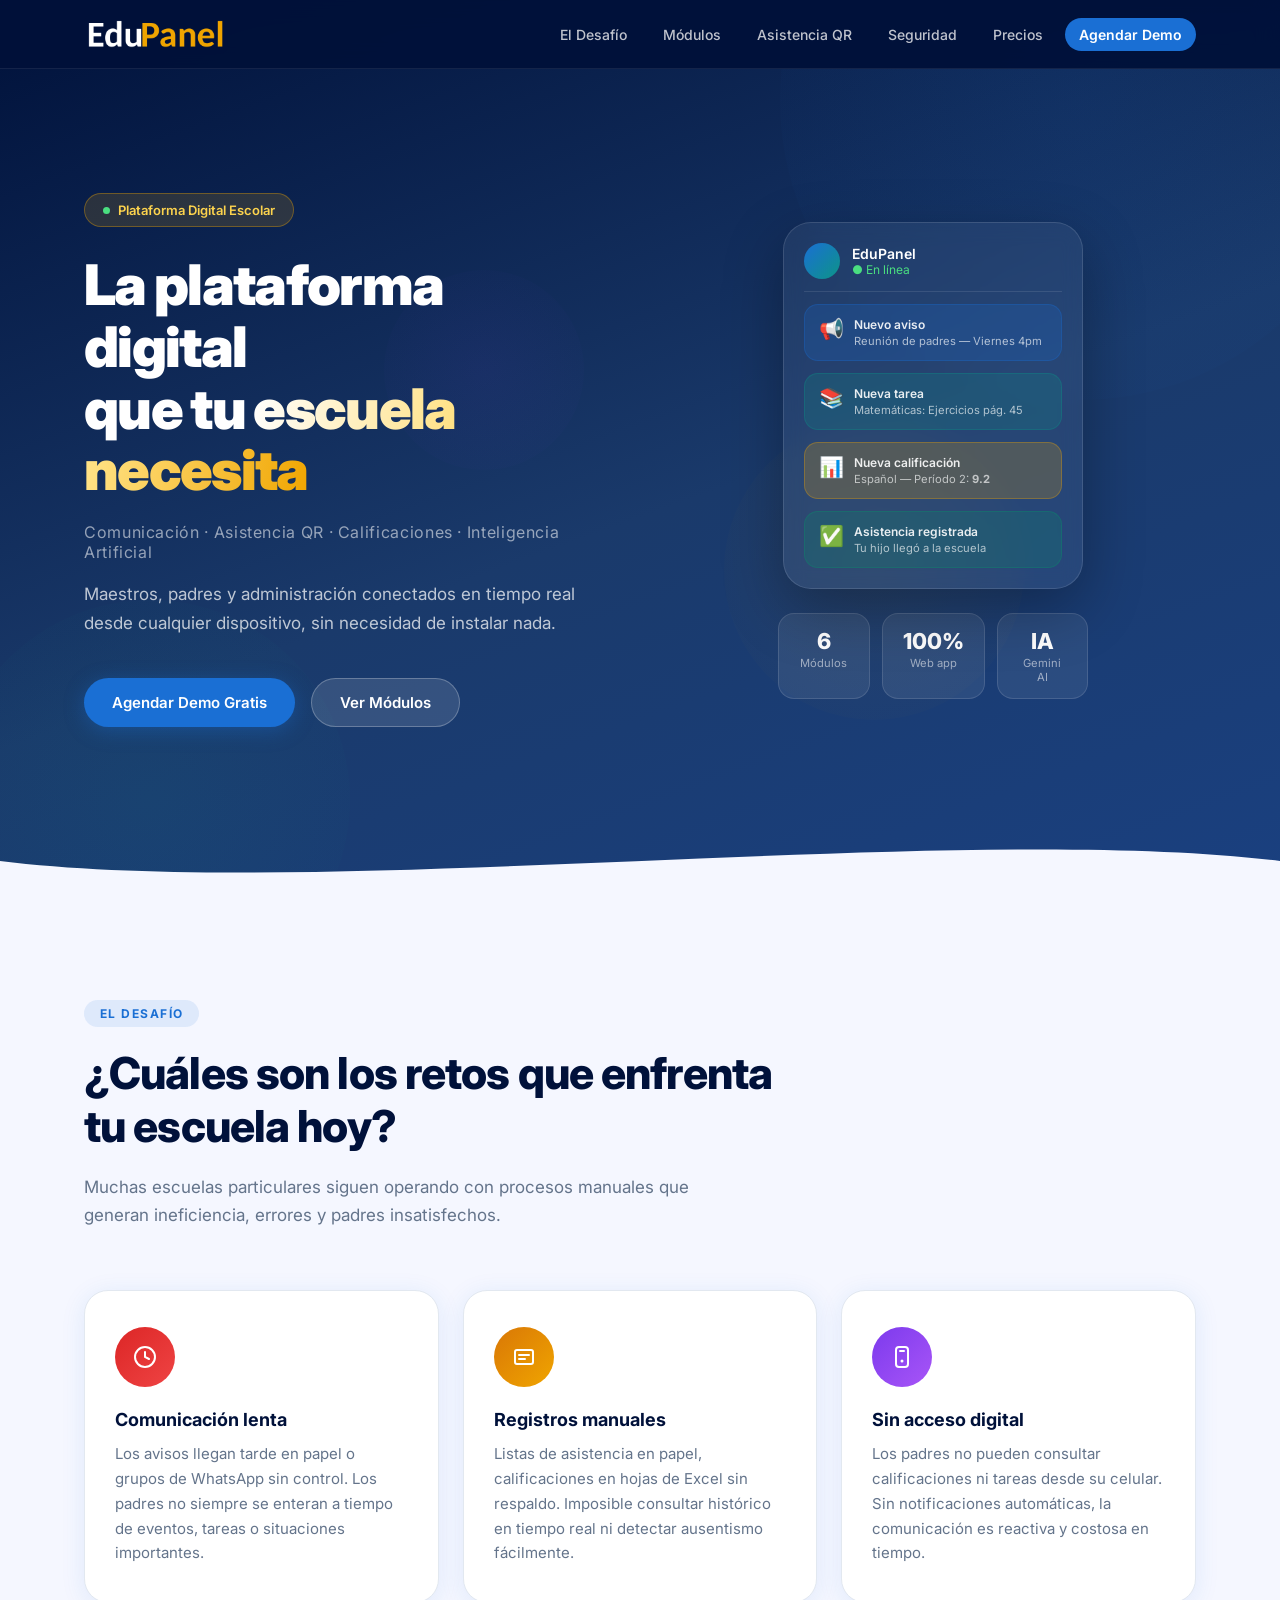
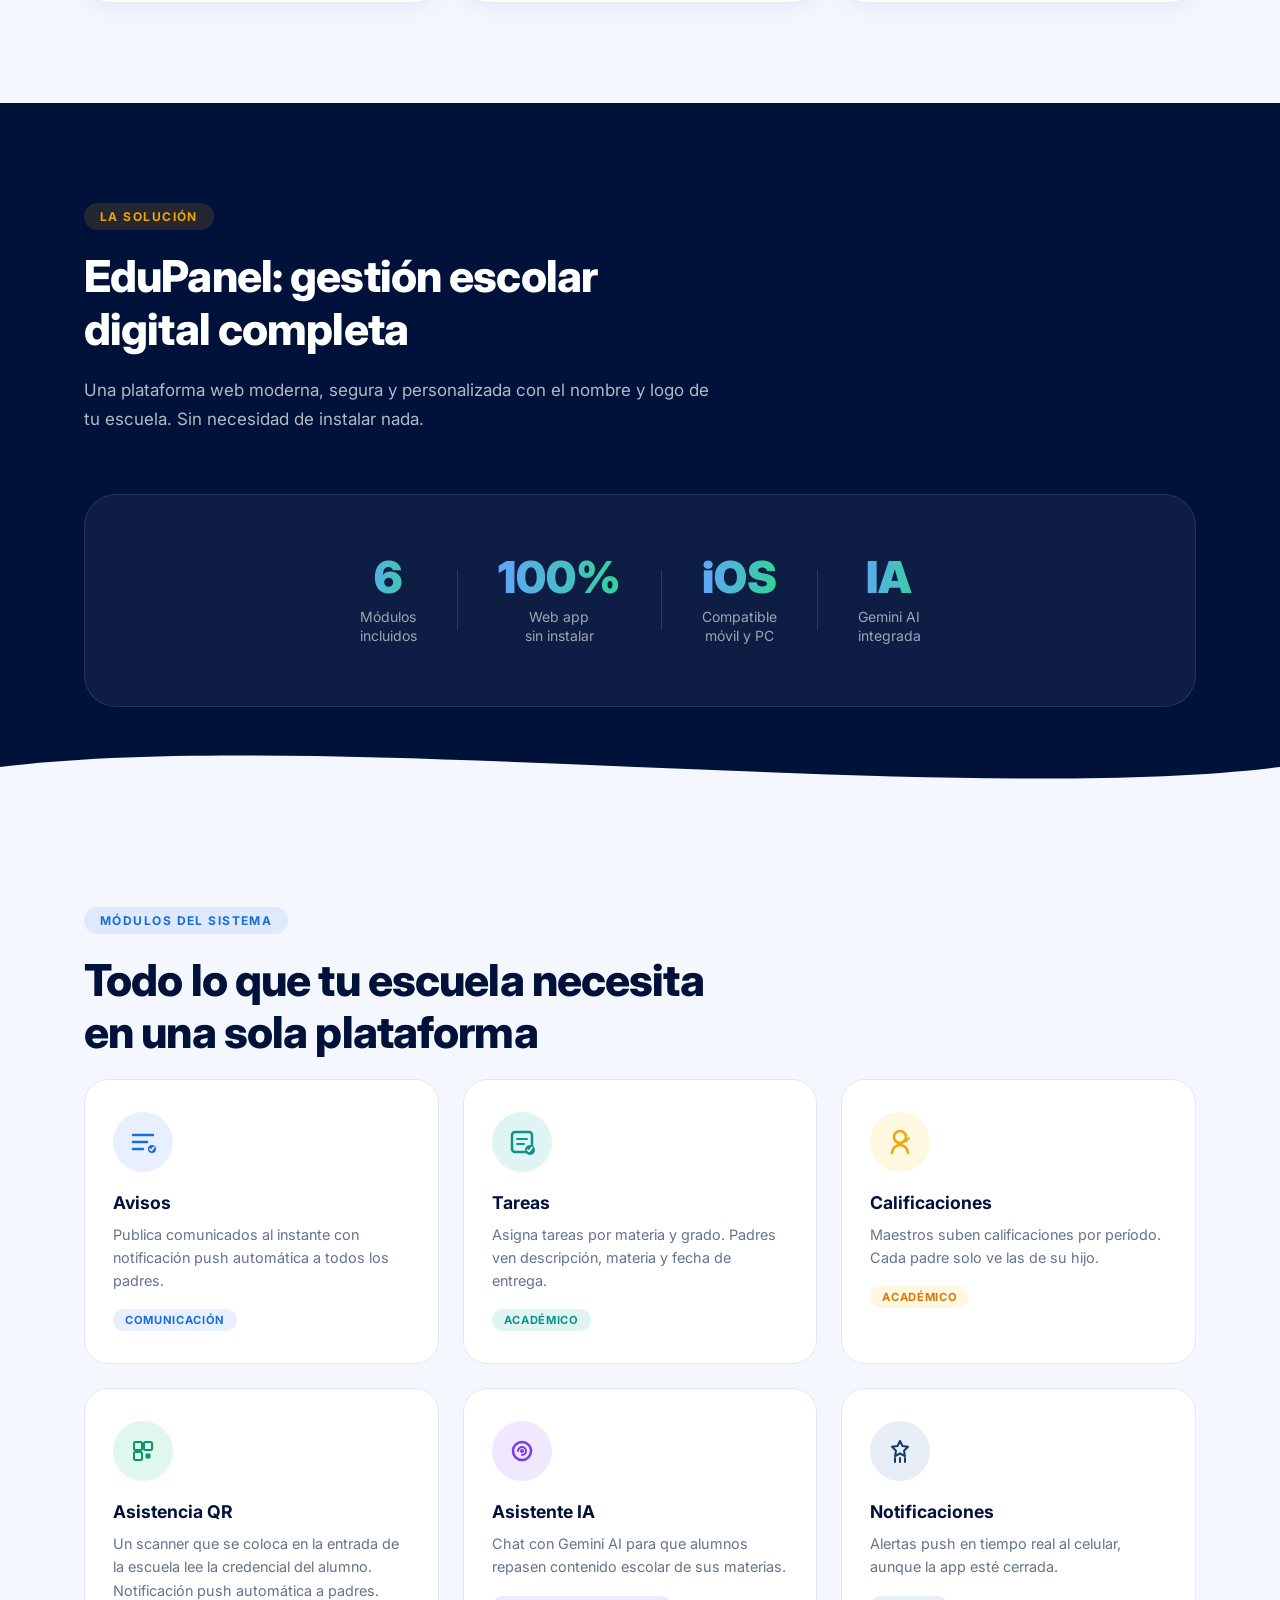
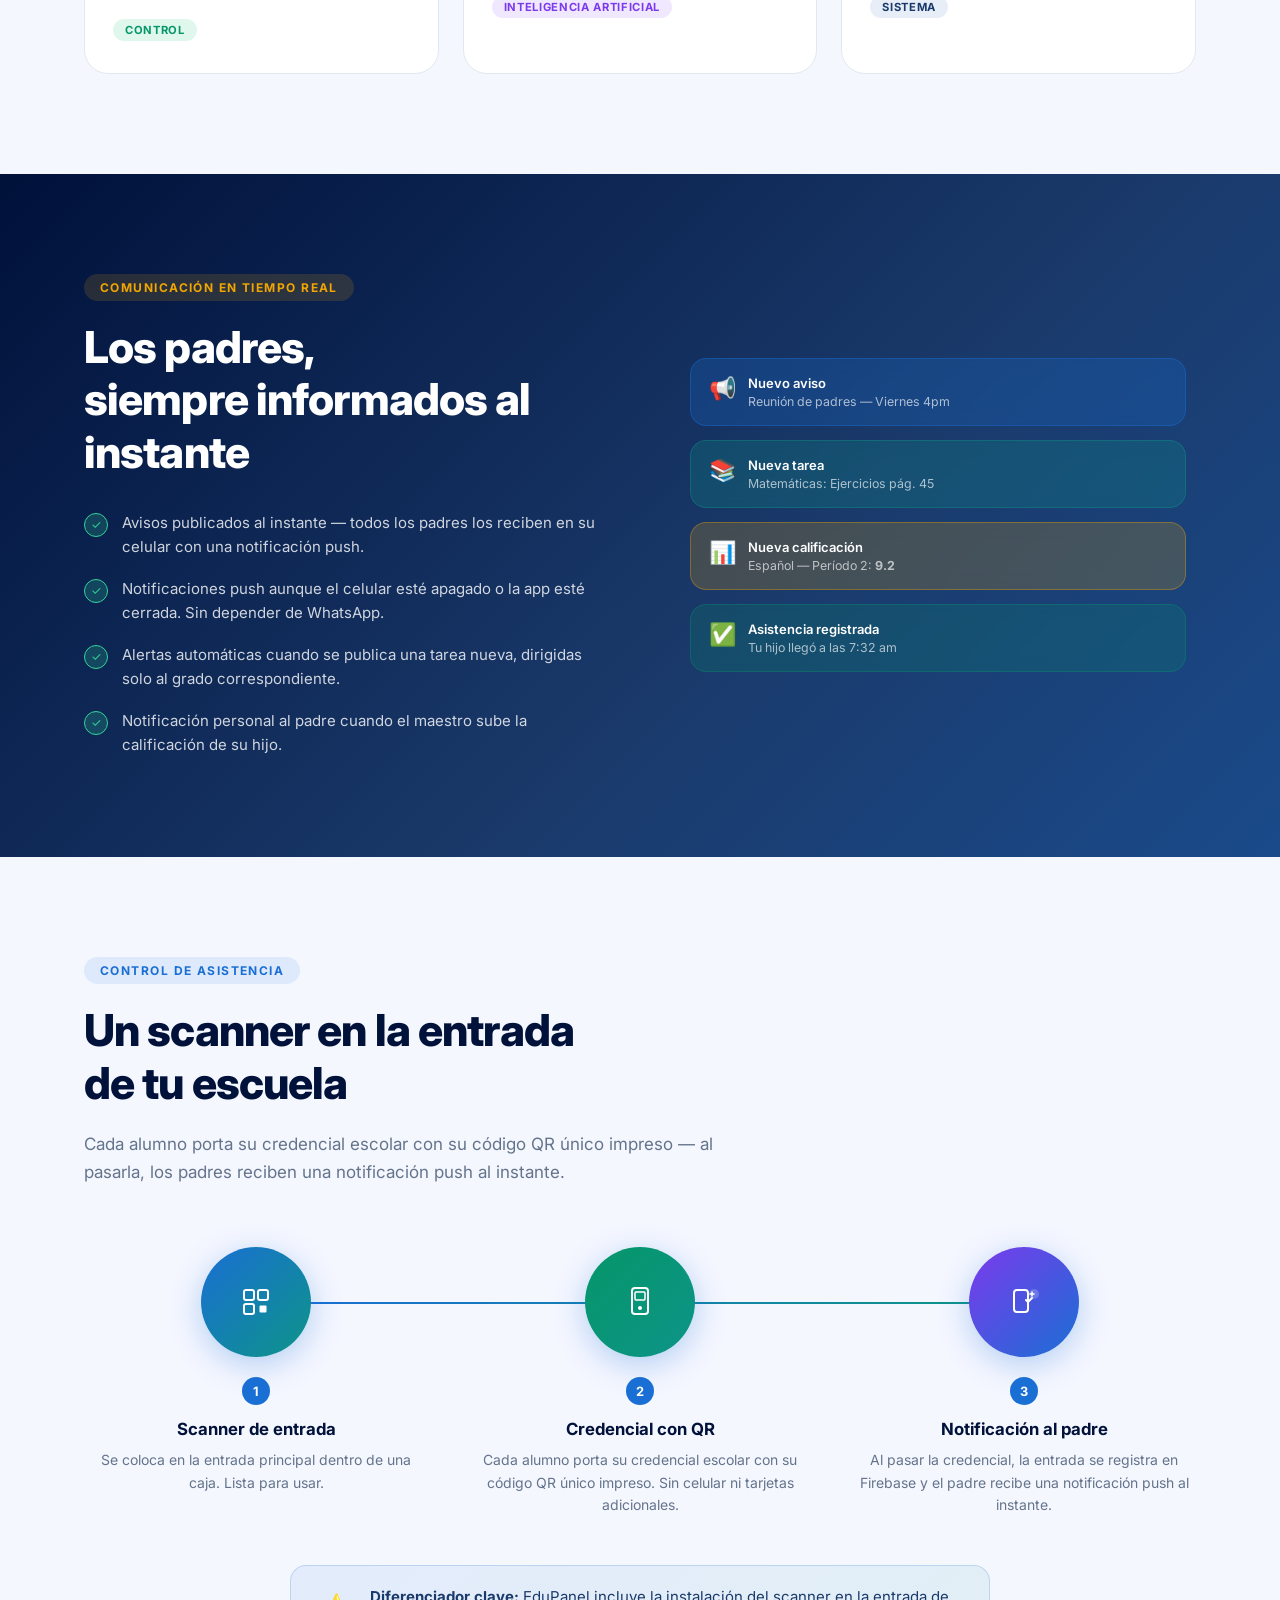
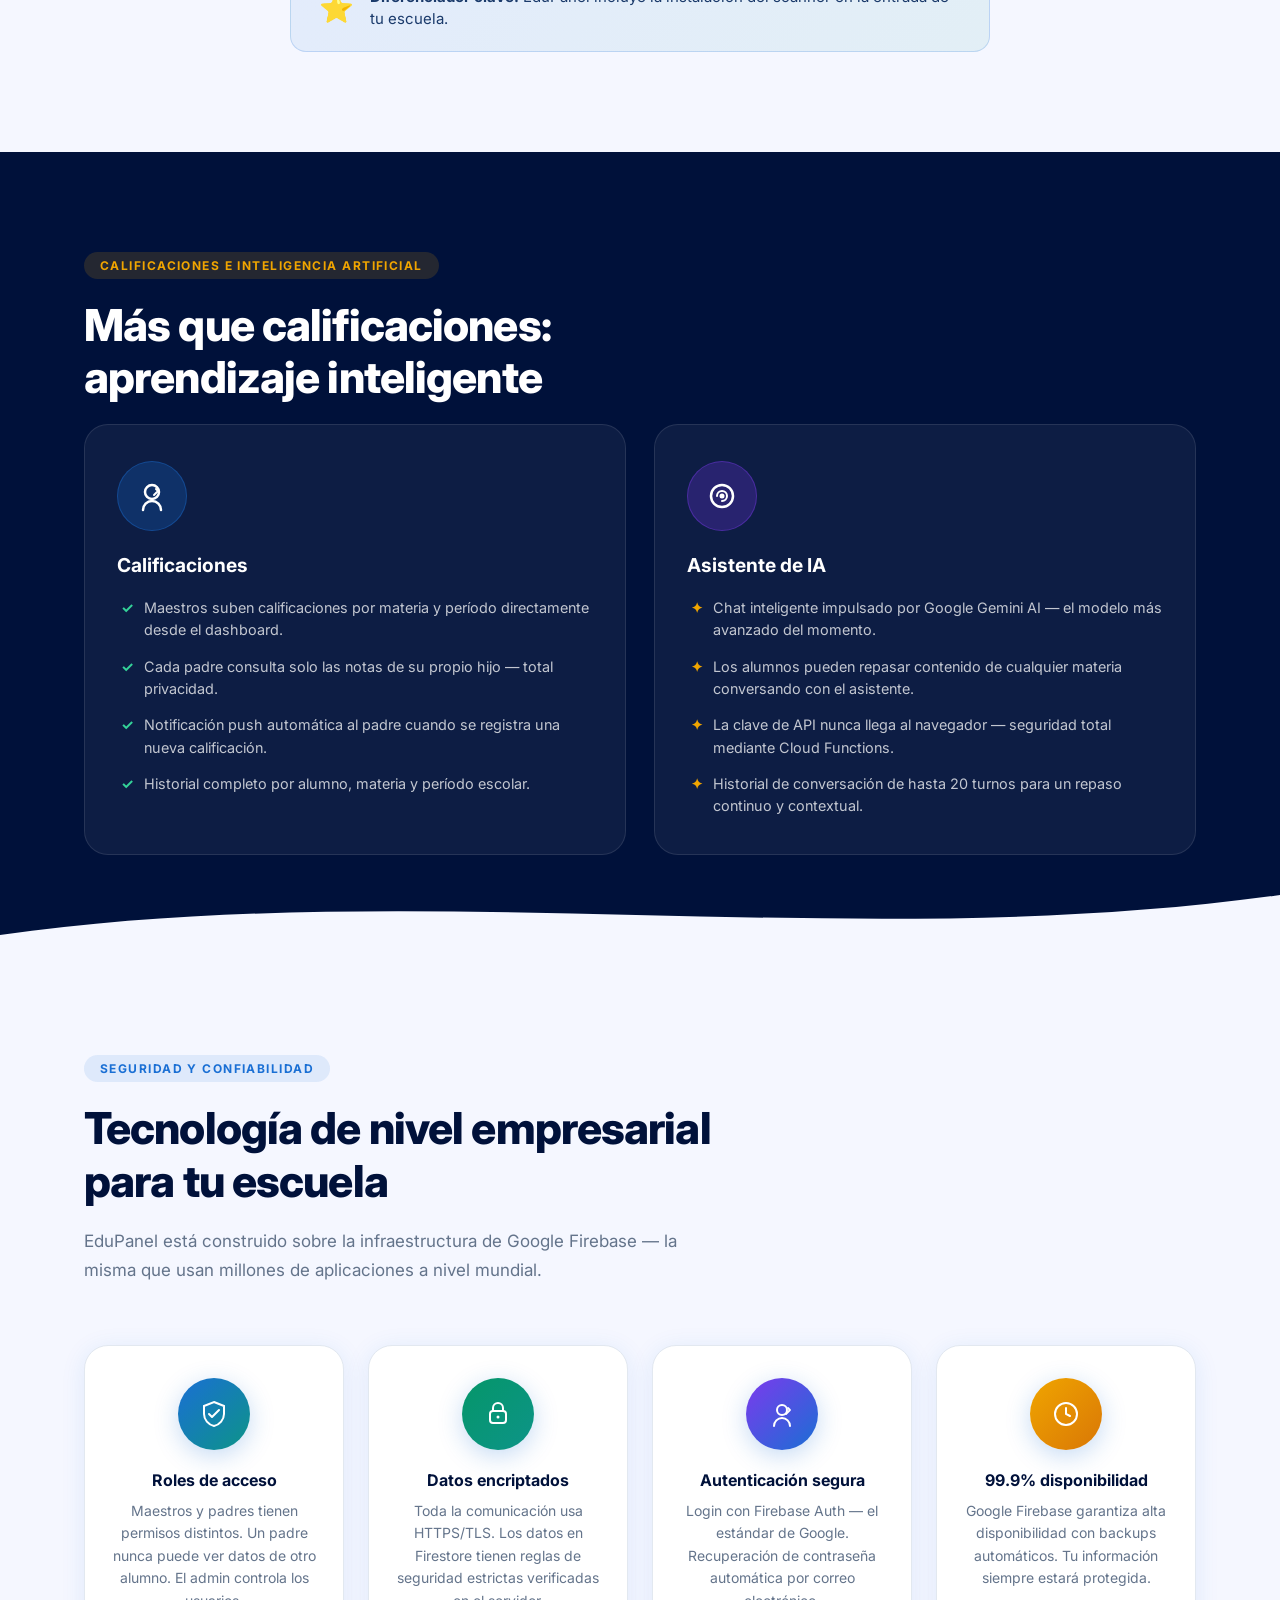
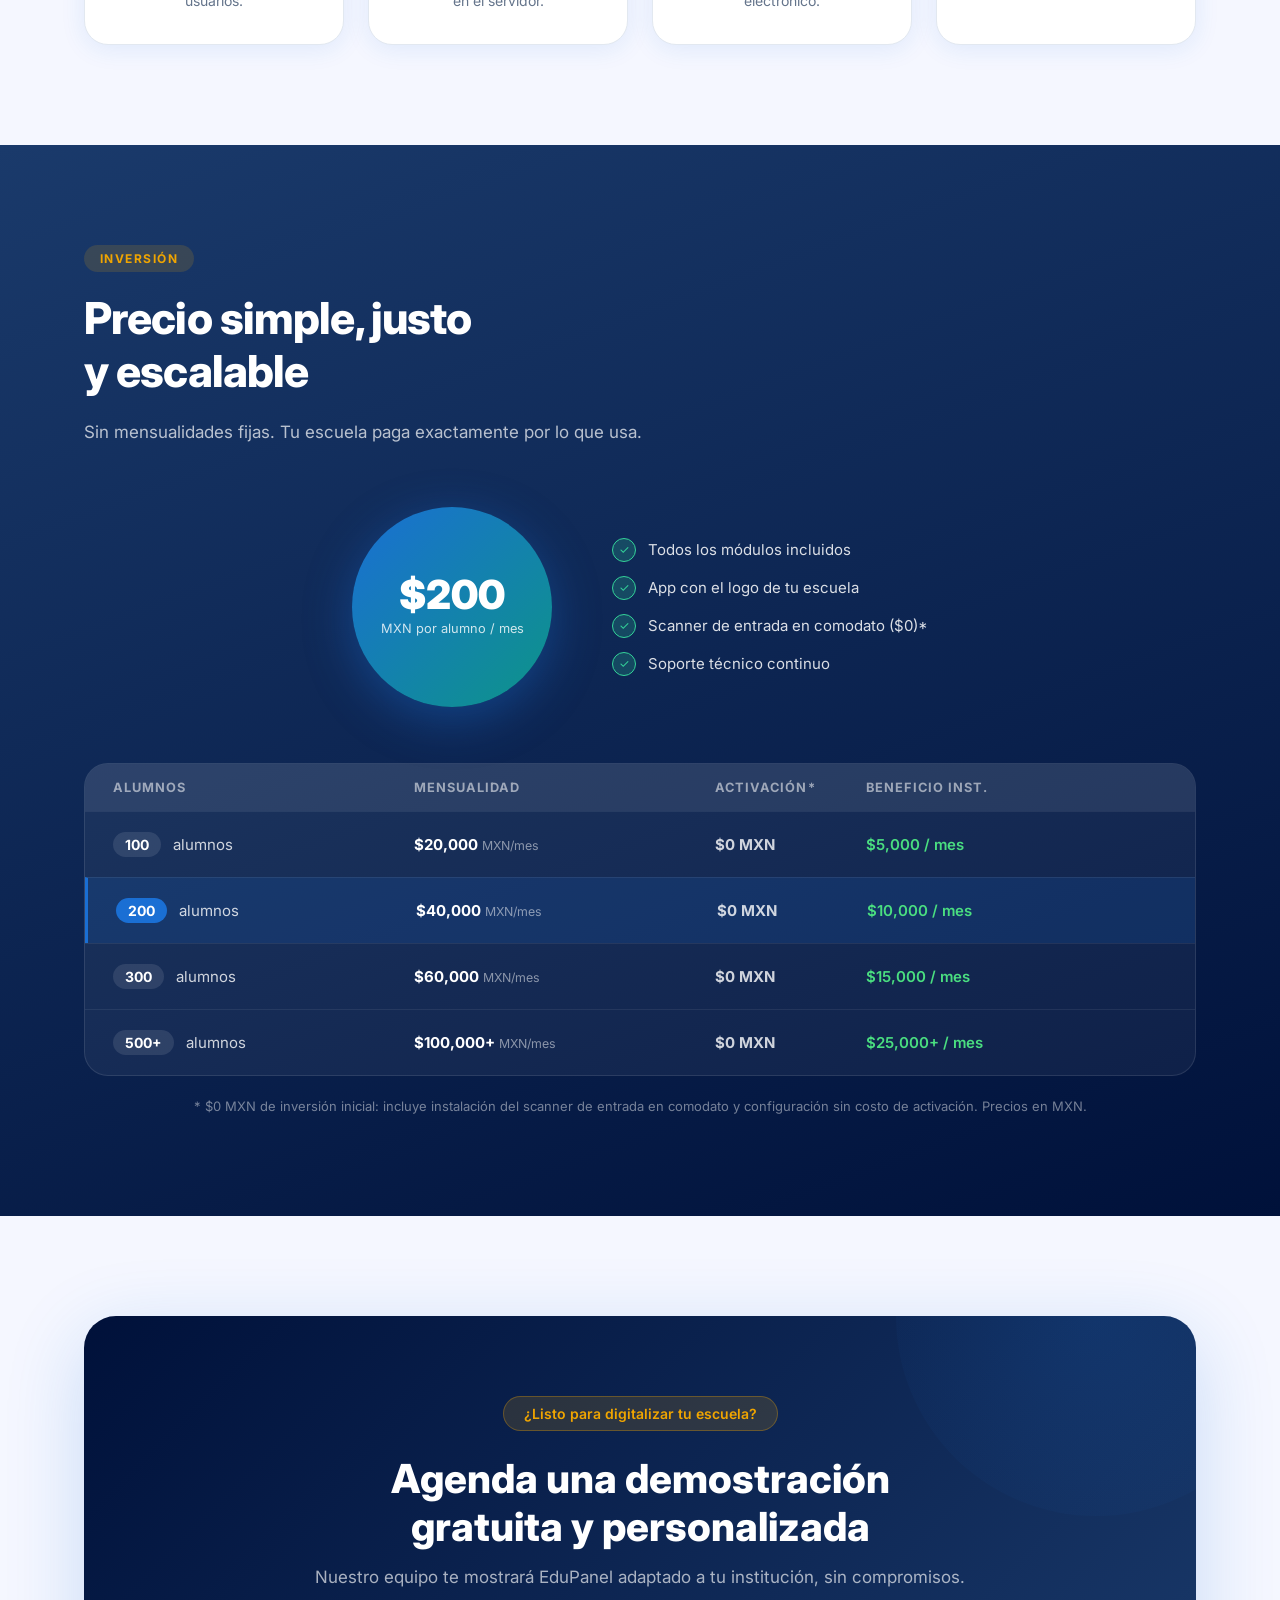
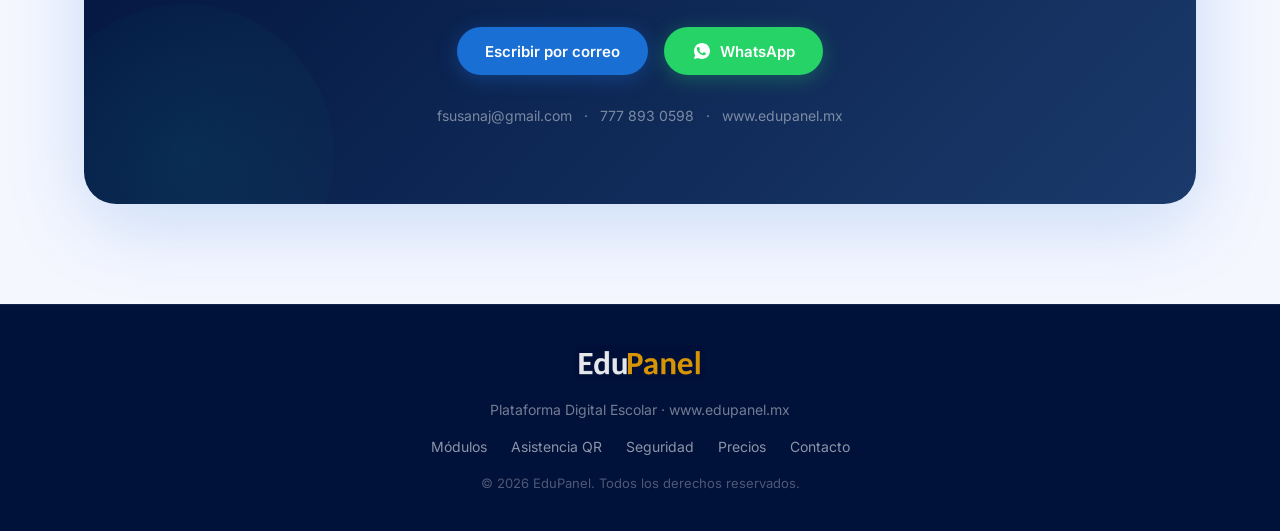
<file: index.html>
<!DOCTYPE html>
<html lang="es-MX">
<head>
  <meta charset="UTF-8" />
  <meta name="viewport" content="width=device-width, initial-scale=1.0" />
  <title>EduPanel — Plataforma Digital Escolar en México | Asistencia QR, Calificaciones e IA</title>
  <meta name="description" content="Plataforma digital para escuelas particulares en México: control de asistencia con scanner QR en comodato ($0 activación), avisos y tareas con notificaciones push a padres, calificaciones y repaso con Inteligencia Artificial Gemini." />
  <meta name="keywords" content="plataforma escolar México, sistema de control escolar, asistencia QR para escuelas, app para colegios particulares, comunicación escolar padres y maestros, calificaciones en línea, EduPanel" />
  <meta name="author" content="EduPanel" />
  <meta name="robots" content="index, follow, max-image-preview:large, max-snippet:-1" />
  <meta name="theme-color" content="#00113a" />
  <link rel="canonical" href="https://fsusanaj.github.io/web-edupanel/" />

  <!-- Open Graph / WhatsApp / Facebook -->
  <meta property="og:type" content="website" />
  <meta property="og:site_name" content="EduPanel" />
  <meta property="og:locale" content="es_MX" />
  <meta property="og:url" content="https://fsusanaj.github.io/web-edupanel/" />
  <meta property="og:title" content="EduPanel — La plataforma digital que tu escuela necesita ($0 activación)" />
  <meta property="og:description" content="Conecta maestros, padres y administración en tiempo real: avisos, tareas, calificaciones, scanner de asistencia QR en comodato ($0 inversión inicial) e IA Gemini." />
  <meta property="og:image" content="https://fsusanaj.github.io/web-edupanel/img/logo-edu-panel.png" />
  <meta property="og:image:width" content="424" />
  <meta property="og:image:height" content="118" />
  <meta property="og:image:alt" content="Logo de EduPanel — Plataforma Digital Escolar" />

  <!-- Twitter Card -->
  <meta name="twitter:card" content="summary_large_image" />
  <meta name="twitter:title" content="EduPanel — Plataforma Digital Escolar en México" />
  <meta name="twitter:description" content="Asistencia QR con scanner en comodato ($0 activación), avisos push, tareas, calificaciones e IA para colegios particulares." />
  <meta name="twitter:image" content="https://fsusanaj.github.io/web-edupanel/img/logo-edu-panel.png" />

  <link rel="icon" type="image/png" href="img/logo-edu-panel.png" />
  <link rel="apple-touch-icon" href="img/logo-edu-panel.png" />
  <link rel="preconnect" href="https://fonts.googleapis.com" />
  <link rel="preconnect" href="https://fonts.gstatic.com" crossorigin />
  <link href="https://fonts.googleapis.com/css2?family=Inter:wght@300;400;500;600;700;800;900&display=swap" rel="stylesheet" />
  <link rel="stylesheet" href="style.css" />

  <!-- Datos estructurados Schema.org (JSON-LD) -->
  <script type="application/ld+json">
  {
    "@context": "https://schema.org",
    "@graph": [
      {
        "@type": "WebSite",
        "@id": "https://fsusanaj.github.io/web-edupanel/#website",
        "url": "https://fsusanaj.github.io/web-edupanel/",
        "name": "EduPanel",
        "inLanguage": "es-MX",
        "description": "Plataforma digital escolar para colegios particulares en México: comunicación en tiempo real, asistencia QR, calificaciones e Inteligencia Artificial."
      },
      {
        "@type": "SoftwareApplication",
        "@id": "https://fsusanaj.github.io/web-edupanel/#software",
        "name": "EduPanel",
        "applicationCategory": "EducationalApplication",
        "operatingSystem": "Web, iOS, Android, Windows, macOS",
        "url": "https://fsusanaj.github.io/web-edupanel/",
        "image": "https://fsusanaj.github.io/web-edupanel/img/logo-edu-panel.png",
        "description": "Sistema integral de gestión y comunicación escolar con avisos push, tareas, calificaciones por alumno, control de asistencia con lector QR en entrada y asistente de repaso con Google Gemini AI.",
        "offers": {
          "@type": "Offer",
          "price": "200.00",
          "priceCurrency": "MXN",
          "description": "$200 MXN por alumno al mes con $0 MXN de inversión inicial (scanner de entrada en comodato incluido).",
          "availability": "https://schema.org/InStock"
        },
        "featureList": [
          "Avisos escolares con notificaciones push en tiempo real",
          "Asignación y entrega de tareas por grado y materia",
          "Consulta privada de calificaciones por período",
          "Control de asistencia con scanner QR en la entrada del colegio",
          "Asistente educativo con Inteligencia Artificial Google Gemini",
          "Personalización con logo y nombre de cada escuela"
        ]
      },
      {
        "@type": "Organization",
        "@id": "https://fsusanaj.github.io/web-edupanel/#organization",
        "name": "EduPanel",
        "url": "https://fsusanaj.github.io/web-edupanel/",
        "logo": "https://fsusanaj.github.io/web-edupanel/img/logo-edu-panel.png",
        "email": "fsusanaj@gmail.com",
        "telephone": "+527778930598",
        "areaServed": {
          "@type": "Country",
          "name": "México"
        },
        "contactPoint": {
          "@type": "ContactPoint",
          "telephone": "+527778930598",
          "email": "fsusanaj@gmail.com",
          "contactType": "sales",
          "availableLanguage": ["Spanish"]
        }
      },
      {
        "@type": "FAQPage",
        "@id": "https://fsusanaj.github.io/web-edupanel/#faq",
        "mainEntity": [
          {
            "@type": "Question",
            "name": "¿Cuál es el costo de activación e instalación de EduPanel para una escuela?",
            "acceptedAnswer": {
              "@type": "Answer",
              "text": "La inversión inicial es de $0 MXN. EduPanel incluye la configuración de la plataforma con el logo de tu escuela y la instalación del scanner de asistencia QR en calidad de comodato sin cuota de activación."
            }
          },
          {
            "@type": "Question",
            "name": "¿Cómo funciona el control de asistencia con código QR?",
            "acceptedAnswer": {
              "@type": "Answer",
              "text": "Se instala un scanner en la entrada principal del colegio. Cada alumno pasa su credencial escolar con código QR impreso y el padre recibe al instante una notificación push en su celular confirmando la hora de entrada o salida."
            }
          },
          {
            "@type": "Question",
            "name": "¿Cuánto cuesta EduPanel mensualmente?",
            "acceptedAnswer": {
              "@type": "Answer",
              "text": "El costo es de $200 MXN por alumno al mes, incluyendo todos los módulos (Avisos, Tareas, Calificaciones, Asistencia QR, Asistente IA Gemini y Notificaciones Push), soporte técnico continuo y beneficio institucional para el colegio."
            }
          }
        ]
      }
    ]
  }
  </script>
</head>
<body>

  <!-- NAVBAR -->
  <nav class="navbar" id="navbar">
    <div class="container nav-inner">
      <a href="#hero" class="logo-link">
        <img src="img/logo-edu-panel.png" alt="EduPanel" class="logo-img" />
      </a>
      <ul class="nav-links" id="navLinks">
        <li><a href="#desafio">El Desafío</a></li>
        <li><a href="#modulos">Módulos</a></li>
        <li><a href="#asistencia">Asistencia QR</a></li>
        <li><a href="#seguridad">Seguridad</a></li>
        <li><a href="#precios">Precios</a></li>
        <li><a href="#contacto" class="nav-cta">Agendar Demo</a></li>
      </ul>
      <button class="hamburger" id="hamburger" aria-label="Menú">
        <span></span><span></span><span></span>
      </button>
    </div>
  </nav>

  <!-- HERO -->
  <section class="hero" id="hero">
    <div class="hero-bg-circles">
      <div class="hero-circle c1"></div>
      <div class="hero-circle c2"></div>
      <div class="hero-circle c3"></div>
      <div class="hero-circle c4"></div>
    </div>
    <div class="container hero-inner">
      <div class="hero-content" data-aos="fade-up">
        <div class="hero-badge">
          <span class="badge-dot"></span>
          Plataforma Digital Escolar
        </div>
        <h1 class="hero-title">
          La plataforma digital<br/>
          que tu <span class="gradient-text">escuela<br/>necesita</span>
        </h1>
        <p class="hero-subtitle">
          Comunicación · Asistencia QR · Calificaciones · Inteligencia Artificial
        </p>
        <p class="hero-desc">
          Maestros, padres y administración conectados en tiempo real desde cualquier dispositivo, sin necesidad de instalar nada.
        </p>
        <div class="hero-actions">
          <a href="#contacto" class="btn btn-primary">Agendar Demo Gratis</a>
          <a href="#modulos" class="btn btn-ghost">Ver Módulos</a>
        </div>
      </div>
      <div class="hero-visual" data-aos="fade-left">
        <div class="phone-mockup">
          <div class="phone-screen">
            <div class="phone-header">
              <div class="phone-avatar"></div>
              <div>
                <div class="phone-name">EduPanel</div>
                <div class="phone-status">● En línea</div>
              </div>
            </div>
            <div class="notif-card notif-blue">
              <div class="notif-icon">📢</div>
              <div>
                <div class="notif-title">Nuevo aviso</div>
                <div class="notif-body">Reunión de padres — Viernes 4pm</div>
              </div>
            </div>
            <div class="notif-card notif-teal">
              <div class="notif-icon">📚</div>
              <div>
                <div class="notif-title">Nueva tarea</div>
                <div class="notif-body">Matemáticas: Ejercicios pág. 45</div>
              </div>
            </div>
            <div class="notif-card notif-gold">
              <div class="notif-icon">📊</div>
              <div>
                <div class="notif-title">Nueva calificación</div>
                <div class="notif-body">Español — Período 2: <strong>9.2</strong></div>
              </div>
            </div>
            <div class="notif-card notif-green">
              <div class="notif-icon">✅</div>
              <div>
                <div class="notif-title">Asistencia registrada</div>
                <div class="notif-body">Tu hijo llegó a la escuela</div>
              </div>
            </div>
          </div>
        </div>
        <div class="hero-stats">
          <div class="stat-pill">
            <div class="stat-num">6</div>
            <div class="stat-label">Módulos</div>
          </div>
          <div class="stat-pill">
            <div class="stat-num">100%</div>
            <div class="stat-label">Web app</div>
          </div>
          <div class="stat-pill">
            <div class="stat-num">IA</div>
            <div class="stat-label">Gemini AI</div>
          </div>
        </div>
      </div>
    </div>
    <div class="hero-wave">
      <svg viewBox="0 0 1440 80" preserveAspectRatio="none">
        <path d="M0,40 C360,80 1080,0 1440,40 L1440,80 L0,80 Z" fill="#f5f7ff"/>
      </svg>
    </div>
  </section>

  <!-- EL DESAFÍO -->
  <section class="section section-light" id="desafio">
    <div class="container">
      <div class="section-label" data-aos="fade-up">El Desafío</div>
      <h2 class="section-title" data-aos="fade-up">¿Cuáles son los retos que enfrenta<br/>tu escuela hoy?</h2>
      <p class="section-desc" data-aos="fade-up">
        Muchas escuelas particulares siguen operando con procesos manuales que generan ineficiencia, errores y padres insatisfechos.
      </p>
      <div class="cards-grid" data-aos="fade-up">
        <div class="problem-card">
          <div class="problem-icon-wrap red">
            <svg width="28" height="28" viewBox="0 0 28 28" fill="none">
              <path d="M14 4C8.477 4 4 8.477 4 14s4.477 10 10 10 10-4.477 10-10S19.523 4 14 4zm0 5v5l4 2" stroke="white" stroke-width="2" stroke-linecap="round" fill="none"/>
            </svg>
          </div>
          <h3>Comunicación lenta</h3>
          <p>Los avisos llegan tarde en papel o grupos de WhatsApp sin control. Los padres no siempre se enteran a tiempo de eventos, tareas o situaciones importantes.</p>
        </div>
        <div class="problem-card">
          <div class="problem-icon-wrap orange">
            <svg width="28" height="28" viewBox="0 0 28 28" fill="none">
              <rect x="5" y="7" width="18" height="14" rx="2" stroke="white" stroke-width="2" fill="none"/>
              <line x1="9" y1="12" x2="19" y2="12" stroke="white" stroke-width="2" stroke-linecap="round"/>
              <line x1="9" y1="16" x2="15" y2="16" stroke="white" stroke-width="2" stroke-linecap="round"/>
            </svg>
          </div>
          <h3>Registros manuales</h3>
          <p>Listas de asistencia en papel, calificaciones en hojas de Excel sin respaldo. Imposible consultar histórico en tiempo real ni detectar ausentismo fácilmente.</p>
        </div>
        <div class="problem-card">
          <div class="problem-icon-wrap purple">
            <svg width="28" height="28" viewBox="0 0 28 28" fill="none">
              <rect x="8" y="4" width="12" height="20" rx="3" stroke="white" stroke-width="2" fill="none"/>
              <line x1="12" y1="8" x2="16" y2="8" stroke="white" stroke-width="2" stroke-linecap="round"/>
              <circle cx="14" cy="18" r="1.5" fill="white"/>
            </svg>
          </div>
          <h3>Sin acceso digital</h3>
          <p>Los padres no pueden consultar calificaciones ni tareas desde su celular. Sin notificaciones automáticas, la comunicación es reactiva y costosa en tiempo.</p>
        </div>
      </div>
    </div>
  </section>

  <!-- LA SOLUCIÓN -->
  <section class="section section-dark" id="solucion">
    <div class="container">
      <div class="section-label light" data-aos="fade-up">La Solución</div>
      <h2 class="section-title light" data-aos="fade-up">EduPanel: gestión escolar<br/>digital completa</h2>
      <p class="section-desc light" data-aos="fade-up">
        Una plataforma web moderna, segura y personalizada con el nombre y logo de tu escuela. Sin necesidad de instalar nada.
      </p>
      <div class="solution-stats" data-aos="fade-up">
        <div class="solution-stat">
          <div class="solution-num">6</div>
          <div class="solution-label">Módulos<br/>incluidos</div>
        </div>
        <div class="solution-divider"></div>
        <div class="solution-stat">
          <div class="solution-num">100%</div>
          <div class="solution-label">Web app<br/>sin instalar</div>
        </div>
        <div class="solution-divider"></div>
        <div class="solution-stat">
          <div class="solution-num">iOS</div>
          <div class="solution-label">Compatible<br/>móvil y PC</div>
        </div>
        <div class="solution-divider"></div>
        <div class="solution-stat">
          <div class="solution-num">IA</div>
          <div class="solution-label">Gemini AI<br/>integrada</div>
        </div>
      </div>
    </div>
    <div class="section-wave-bottom">
      <svg viewBox="0 0 1440 80" preserveAspectRatio="none">
        <path d="M0,40 C360,0 1080,80 1440,40 L1440,80 L0,80 Z" fill="#f5f7ff"/>
      </svg>
    </div>
  </section>

  <!-- MÓDULOS -->
  <section class="section section-light" id="modulos">
    <div class="container">
      <div class="section-label" data-aos="fade-up">Módulos del Sistema</div>
      <h2 class="section-title" data-aos="fade-up">Todo lo que tu escuela necesita<br/>en una sola plataforma</h2>
      <div class="modules-grid" data-aos="fade-up">

        <div class="module-card" style="--accent: #1a6fd4">
          <div class="module-icon-circle" style="background: #e8f0ff">
            <svg width="30" height="30" viewBox="0 0 30 30" fill="none">
              <path d="M5 8h20M5 15h14M5 22h10" stroke="#1a6fd4" stroke-width="2.5" stroke-linecap="round"/>
              <circle cx="24" cy="22" r="4" fill="#1a6fd4"/>
              <path d="M22 22l1.5 1.5L26 20" stroke="white" stroke-width="1.5" stroke-linecap="round" stroke-linejoin="round"/>
            </svg>
          </div>
          <h3>Avisos</h3>
          <p>Publica comunicados al instante con notificación push automática a todos los padres.</p>
          <div class="module-tag" style="color:#1a6fd4; background:#e8f0ff">Comunicación</div>
        </div>

        <div class="module-card" style="--accent: #0d9488">
          <div class="module-icon-circle" style="background: #e0f5f3">
            <svg width="30" height="30" viewBox="0 0 30 30" fill="none">
              <rect x="5" y="5" width="20" height="20" rx="3" stroke="#0d9488" stroke-width="2.5" fill="none"/>
              <path d="M10 12h10M10 17h7" stroke="#0d9488" stroke-width="2" stroke-linecap="round"/>
              <circle cx="23" cy="23" r="5" fill="#0d9488"/>
              <path d="M20.5 23l1.5 1.5L25 20.5" stroke="white" stroke-width="1.5" stroke-linecap="round" stroke-linejoin="round"/>
            </svg>
          </div>
          <h3>Tareas</h3>
          <p>Asigna tareas por materia y grado. Padres ven descripción, materia y fecha de entrega.</p>
          <div class="module-tag" style="color:#0d9488; background:#e0f5f3">Académico</div>
        </div>

        <div class="module-card" style="--accent: #f0a500">
          <div class="module-icon-circle" style="background: #fff8e0">
            <svg width="30" height="30" viewBox="0 0 30 30" fill="none">
              <circle cx="15" cy="10" r="6" stroke="#f0a500" stroke-width="2.5" fill="none"/>
              <path d="M7 26c0-4.418 3.582-8 8-8s8 3.582 8 8" stroke="#f0a500" stroke-width="2.5" stroke-linecap="round" fill="none"/>
              <path d="M19 13l2 1.5L24 11" stroke="#f0a500" stroke-width="1.8" stroke-linecap="round" stroke-linejoin="round"/>
            </svg>
          </div>
          <h3>Calificaciones</h3>
          <p>Maestros suben calificaciones por período. Cada padre solo ve las de su hijo.</p>
          <div class="module-tag" style="color:#d97706; background:#fff8e0">Académico</div>
        </div>

        <div class="module-card" style="--accent: #059669">
          <div class="module-icon-circle" style="background: #e0f7ee">
            <svg width="30" height="30" viewBox="0 0 30 30" fill="none">
              <rect x="6" y="6" width="8" height="8" rx="1.5" stroke="#059669" stroke-width="2" fill="none"/>
              <rect x="16" y="6" width="8" height="8" rx="1.5" stroke="#059669" stroke-width="2" fill="none"/>
              <rect x="6" y="16" width="8" height="8" rx="1.5" stroke="#059669" stroke-width="2" fill="none"/>
              <rect x="17.5" y="17.5" width="5" height="5" fill="#059669" rx="1"/>
            </svg>
          </div>
          <h3>Asistencia QR</h3>
          <p>Un scanner que se coloca en la entrada de la escuela lee la credencial del alumno. Notificación push automática a padres.</p>
          <div class="module-tag" style="color:#059669; background:#e0f7ee">Control</div>
        </div>

        <div class="module-card" style="--accent: #7c3aed">
          <div class="module-icon-circle" style="background: #f0e8ff">
            <svg width="30" height="30" viewBox="0 0 30 30" fill="none">
              <circle cx="15" cy="15" r="9" stroke="#7c3aed" stroke-width="2.5" fill="none"/>
              <path d="M11 15c0-2.2 1.8-4 4-4s4 1.8 4 4-1.8 4-4 4" stroke="#7c3aed" stroke-width="2" fill="none" stroke-linecap="round"/>
              <circle cx="15" cy="15" r="2" fill="#7c3aed"/>
            </svg>
          </div>
          <h3>Asistente IA</h3>
          <p>Chat con Gemini AI para que alumnos repasen contenido escolar de sus materias.</p>
          <div class="module-tag" style="color:#7c3aed; background:#f0e8ff">Inteligencia Artificial</div>
        </div>

        <div class="module-card" style="--accent: #1a3a6b">
          <div class="module-icon-circle" style="background: #e8eef8">
            <svg width="30" height="30" viewBox="0 0 30 30" fill="none">
              <path d="M15 5l2.5 5 5.5.8-4 3.9.95 5.5L15 17.5l-4.95 2.7.95-5.5-4-3.9 5.5-.8L15 5z" stroke="#1a3a6b" stroke-width="2" fill="none" stroke-linejoin="round"/>
              <path d="M10 22v4M15 22v4M20 22v4" stroke="#1a3a6b" stroke-width="2" stroke-linecap="round"/>
            </svg>
          </div>
          <h3>Notificaciones</h3>
          <p>Alertas push en tiempo real al celular, aunque la app esté cerrada.</p>
          <div class="module-tag" style="color:#1a3a6b; background:#e8eef8">Sistema</div>
        </div>

      </div>
    </div>
  </section>

  <!-- COMUNICACIÓN EN TIEMPO REAL -->
  <section class="section section-blue" id="comunicacion">
    <div class="container">
      <div class="comm-grid">
        <div class="comm-content" data-aos="fade-right">
          <div class="section-label light">Comunicación en Tiempo Real</div>
          <h2 class="section-title light">Los padres,<br/>siempre informados al instante</h2>
          <ul class="comm-list">
            <li>
              <div class="comm-check">✓</div>
              <span>Avisos publicados al instante — todos los padres los reciben en su celular con una notificación push.</span>
            </li>
            <li>
              <div class="comm-check">✓</div>
              <span>Notificaciones push aunque el celular esté apagado o la app esté cerrada. Sin depender de WhatsApp.</span>
            </li>
            <li>
              <div class="comm-check">✓</div>
              <span>Alertas automáticas cuando se publica una tarea nueva, dirigidas solo al grado correspondiente.</span>
            </li>
            <li>
              <div class="comm-check">✓</div>
              <span>Notificación personal al padre cuando el maestro sube la calificación de su hijo.</span>
            </li>
          </ul>
        </div>
        <div class="comm-mockup" data-aos="fade-left">
          <div class="floating-notifs">
            <div class="fn-card fn-blue fn-anim1">
              <div class="fn-icon">📢</div>
              <div>
                <div class="fn-title">Nuevo aviso</div>
                <div class="fn-body">Reunión de padres — Viernes 4pm</div>
              </div>
            </div>
            <div class="fn-card fn-teal fn-anim2">
              <div class="fn-icon">📚</div>
              <div>
                <div class="fn-title">Nueva tarea</div>
                <div class="fn-body">Matemáticas: Ejercicios pág. 45</div>
              </div>
            </div>
            <div class="fn-card fn-gold fn-anim3">
              <div class="fn-icon">📊</div>
              <div>
                <div class="fn-title">Nueva calificación</div>
                <div class="fn-body">Español — Período 2: <strong>9.2</strong></div>
              </div>
            </div>
            <div class="fn-card fn-green fn-anim4">
              <div class="fn-icon">✅</div>
              <div>
                <div class="fn-title">Asistencia registrada</div>
                <div class="fn-body">Tu hijo llegó a las 7:32 am</div>
              </div>
            </div>
          </div>
        </div>
      </div>
    </div>
  </section>

  <!-- ASISTENCIA QR -->
  <section class="section section-light" id="asistencia">
    <div class="container">
      <div class="section-label" data-aos="fade-up">Control de Asistencia</div>
      <h2 class="section-title" data-aos="fade-up">Un scanner en la entrada<br/>de tu escuela</h2>
      <p class="section-desc" data-aos="fade-up">
        Cada alumno porta su credencial escolar con su código QR único impreso — al pasarla, los padres reciben una notificación push al instante.
      </p>
      <div class="steps-row" data-aos="fade-up">
        <div class="step-circle-wrap">
          <div class="step-circle" style="background: linear-gradient(135deg, #1a6fd4, #0d9488)">
            <svg width="36" height="36" viewBox="0 0 36 36" fill="none">
              <rect x="6" y="6" width="10" height="10" rx="2" stroke="white" stroke-width="2" fill="none"/>
              <rect x="20" y="6" width="10" height="10" rx="2" stroke="white" stroke-width="2" fill="none"/>
              <rect x="6" y="20" width="10" height="10" rx="2" stroke="white" stroke-width="2" fill="none"/>
              <rect x="21.5" y="21.5" width="7" height="7" fill="white" rx="1"/>
            </svg>
          </div>
          <div class="step-connector"></div>
          <div class="step-num">1</div>
          <h3>Scanner de entrada</h3>
          <p>Se coloca en la entrada principal dentro de una caja. Lista para usar.</p>
        </div>
        <div class="step-circle-wrap">
          <div class="step-circle" style="background: linear-gradient(135deg, #059669, #0d9488)">
            <svg width="36" height="36" viewBox="0 0 36 36" fill="none">
              <rect x="10" y="4" width="16" height="26" rx="3" stroke="white" stroke-width="2" fill="none"/>
              <rect x="13" y="8" width="10" height="8" rx="1" stroke="white" stroke-width="1.5" fill="none"/>
              <circle cx="18" cy="24" r="2" fill="white"/>
            </svg>
          </div>
          <div class="step-connector"></div>
          <div class="step-num">2</div>
          <h3>Credencial con QR</h3>
          <p>Cada alumno porta su credencial escolar con su código QR único impreso. Sin celular ni tarjetas adicionales.</p>
        </div>
        <div class="step-circle-wrap">
          <div class="step-circle" style="background: linear-gradient(135deg, #7c3aed, #1a6fd4)">
            <svg width="36" height="36" viewBox="0 0 36 36" fill="none">
              <rect x="8" y="6" width="14" height="22" rx="3" stroke="white" stroke-width="2" fill="none"/>
              <path d="M26 14l-4 4-2-2" stroke="white" stroke-width="2" stroke-linecap="round" stroke-linejoin="round"/>
              <circle cx="28" cy="10" r="5" fill="white" opacity="0.2"/>
              <path d="M26 8v4M24 10h4" stroke="white" stroke-width="1.5" stroke-linecap="round"/>
            </svg>
          </div>
          <div class="step-num">3</div>
          <h3>Notificación al padre</h3>
          <p>Al pasar la credencial, la entrada se registra en Firebase y el padre recibe una notificación push al instante.</p>
        </div>
      </div>
      <div class="qr-highlight" data-aos="fade-up">
        <div class="qr-highlight-icon">⭐</div>
        <p><strong>Diferenciador clave:</strong> EduPanel incluye la instalación del scanner en la entrada de tu escuela.</p>
      </div>
    </div>
  </section>

  <!-- CALIFICACIONES E IA -->
  <section class="section section-dark" id="calificaciones">
    <div class="container">
      <div class="section-label light" data-aos="fade-up">Calificaciones e Inteligencia Artificial</div>
      <h2 class="section-title light" data-aos="fade-up">Más que calificaciones:<br/>aprendizaje inteligente</h2>
      <div class="calif-grid" data-aos="fade-up">
        <div class="calif-card">
          <div class="calif-icon-wrap blue">
            <svg width="36" height="36" viewBox="0 0 36 36" fill="none">
              <circle cx="18" cy="14" r="7" stroke="white" stroke-width="2.5" fill="none"/>
              <path d="M9 32c0-4.97 4.03-9 9-9s9 4.03 9 9" stroke="white" stroke-width="2.5" stroke-linecap="round" fill="none"/>
              <path d="M22 11l2 2-4 4" stroke="white" stroke-width="2" stroke-linecap="round" stroke-linejoin="round"/>
            </svg>
          </div>
          <h3>Calificaciones</h3>
          <ul class="calif-list">
            <li>Maestros suben calificaciones por materia y período directamente desde el dashboard.</li>
            <li>Cada padre consulta solo las notas de su propio hijo — total privacidad.</li>
            <li>Notificación push automática al padre cuando se registra una nueva calificación.</li>
            <li>Historial completo por alumno, materia y período escolar.</li>
          </ul>
        </div>
        <div class="calif-card">
          <div class="calif-icon-wrap purple">
            <svg width="36" height="36" viewBox="0 0 36 36" fill="none">
              <circle cx="18" cy="18" r="11" stroke="white" stroke-width="2.5" fill="none"/>
              <path d="M13 18c0-2.76 2.24-5 5-5s5 2.24 5 5-2.24 5-5 5" stroke="white" stroke-width="2" fill="none" stroke-linecap="round"/>
              <circle cx="18" cy="18" r="2.5" fill="white"/>
            </svg>
          </div>
          <h3>Asistente de IA</h3>
          <ul class="calif-list ai">
            <li>Chat inteligente impulsado por Google Gemini AI — el modelo más avanzado del momento.</li>
            <li>Los alumnos pueden repasar contenido de cualquier materia conversando con el asistente.</li>
            <li>La clave de API nunca llega al navegador — seguridad total mediante Cloud Functions.</li>
            <li>Historial de conversación de hasta 20 turnos para un repaso continuo y contextual.</li>
          </ul>
        </div>
      </div>
    </div>
    <div class="section-wave-bottom">
      <svg viewBox="0 0 1440 80" preserveAspectRatio="none">
        <path d="M0,60 C480,0 960,80 1440,20 L1440,80 L0,80 Z" fill="#f5f7ff"/>
      </svg>
    </div>
  </section>

  <!-- SEGURIDAD -->
  <section class="section section-light" id="seguridad">
    <div class="container">
      <div class="section-label" data-aos="fade-up">Seguridad y Confiabilidad</div>
      <h2 class="section-title" data-aos="fade-up">Tecnología de nivel empresarial<br/>para tu escuela</h2>
      <p class="section-desc" data-aos="fade-up">
        EduPanel está construido sobre la infraestructura de Google Firebase — la misma que usan millones de aplicaciones a nivel mundial.
      </p>
      <div class="security-grid" data-aos="fade-up">
        <div class="security-card">
          <div class="security-circle" style="background: linear-gradient(135deg, #1a6fd4, #0d9488)">
            <svg width="32" height="32" viewBox="0 0 32 32" fill="none">
              <path d="M16 4l10 4v8c0 5.5-4.3 10.6-10 12-5.7-1.4-10-6.5-10-12V8l10-4z" stroke="white" stroke-width="2" fill="none"/>
              <path d="M11 16l3 3 7-7" stroke="white" stroke-width="2" stroke-linecap="round" stroke-linejoin="round"/>
            </svg>
          </div>
          <h3>Roles de acceso</h3>
          <p>Maestros y padres tienen permisos distintos. Un padre nunca puede ver datos de otro alumno. El admin controla los usuarios.</p>
        </div>
        <div class="security-card">
          <div class="security-circle" style="background: linear-gradient(135deg, #059669, #0d9488)">
            <svg width="32" height="32" viewBox="0 0 32 32" fill="none">
              <rect x="8" y="13" width="16" height="12" rx="3" stroke="white" stroke-width="2" fill="none"/>
              <path d="M11 13v-3a5 5 0 0 1 10 0v3" stroke="white" stroke-width="2" stroke-linecap="round" fill="none"/>
              <circle cx="16" cy="19" r="1.5" fill="white"/>
            </svg>
          </div>
          <h3>Datos encriptados</h3>
          <p>Toda la comunicación usa HTTPS/TLS. Los datos en Firestore tienen reglas de seguridad estrictas verificadas en el servidor.</p>
        </div>
        <div class="security-card">
          <div class="security-circle" style="background: linear-gradient(135deg, #7c3aed, #1a6fd4)">
            <svg width="32" height="32" viewBox="0 0 32 32" fill="none">
              <circle cx="16" cy="12" r="5" stroke="white" stroke-width="2" fill="none"/>
              <path d="M8 28c0-4.4 3.6-8 8-8s8 3.6 8 8" stroke="white" stroke-width="2" stroke-linecap="round" fill="none"/>
              <path d="M22 10l2 2-4 4" stroke="white" stroke-width="1.8" stroke-linecap="round" stroke-linejoin="round"/>
            </svg>
          </div>
          <h3>Autenticación segura</h3>
          <p>Login con Firebase Auth — el estándar de Google. Recuperación de contraseña automática por correo electrónico.</p>
        </div>
        <div class="security-card">
          <div class="security-circle" style="background: linear-gradient(135deg, #f0a500, #d97706)">
            <svg width="32" height="32" viewBox="0 0 32 32" fill="none">
              <circle cx="16" cy="16" r="11" stroke="white" stroke-width="2" fill="none"/>
              <path d="M16 10v6l4 2" stroke="white" stroke-width="2" stroke-linecap="round"/>
            </svg>
          </div>
          <h3>99.9% disponibilidad</h3>
          <p>Google Firebase garantiza alta disponibilidad con backups automáticos. Tu información siempre estará protegida.</p>
        </div>
      </div>
    </div>
  </section>

  <!-- PRECIOS -->
  <section class="section section-pricing" id="precios">
    <div class="container">
      <div class="section-label light" data-aos="fade-up">Inversión</div>
      <h2 class="section-title light" data-aos="fade-up">Precio simple, justo<br/>y escalable</h2>
      <p class="section-desc light" data-aos="fade-up">
        Sin mensualidades fijas. Tu escuela paga exactamente por lo que usa.
      </p>

      <div class="price-hero" data-aos="fade-up">
        <div class="price-circle">
          <div class="price-amount">$200</div>
          <div class="price-unit">MXN por alumno / mes</div>
        </div>
        <div class="price-includes">
          <div class="price-item"><span class="pi-check">✓</span> Todos los módulos incluidos</div>
          <div class="price-item"><span class="pi-check">✓</span> App con el logo de tu escuela</div>
          <div class="price-item"><span class="pi-check">✓</span> Scanner de entrada en comodato ($0)*</div>
          <div class="price-item"><span class="pi-check">✓</span> Soporte técnico continuo</div>
        </div>
      </div>

      <div class="pricing-table" data-aos="fade-up">
        <div class="pt-header">
          <div>Alumnos</div>
          <div>Mensualidad</div>
          <div>Activación*</div>
          <div>Beneficio inst.</div>
        </div>
        <div class="pt-row">
          <div><span class="pt-badge">100</span> alumnos</div>
          <div class="pt-price">$20,000 <span>MXN/mes</span></div>
          <div><strong>$0 MXN</strong></div>
          <div class="pt-benefit">$5,000 / mes</div>
        </div>
        <div class="pt-row pt-featured">
          <div><span class="pt-badge featured">200</span> alumnos</div>
          <div class="pt-price">$40,000 <span>MXN/mes</span></div>
          <div><strong>$0 MXN</strong></div>
          <div class="pt-benefit">$10,000 / mes</div>
        </div>
        <div class="pt-row">
          <div><span class="pt-badge">300</span> alumnos</div>
          <div class="pt-price">$60,000 <span>MXN/mes</span></div>
          <div><strong>$0 MXN</strong></div>
          <div class="pt-benefit">$15,000 / mes</div>
        </div>
        <div class="pt-row">
          <div><span class="pt-badge">500+</span> alumnos</div>
          <div class="pt-price">$100,000+ <span>MXN/mes</span></div>
          <div><strong>$0 MXN</strong></div>
          <div class="pt-benefit">$25,000+ / mes</div>
        </div>
      </div>
      <p class="pt-note">* $0 MXN de inversión inicial: incluye instalación del scanner de entrada en comodato y configuración sin costo de activación. Precios en MXN.</p>
    </div>
  </section>

  <!-- CONTACTO / CTA -->
  <section class="section section-light" id="contacto">
    <div class="container">
      <div class="cta-card" data-aos="fade-up">
        <div class="cta-circles">
          <div class="cta-c1"></div>
          <div class="cta-c2"></div>
        </div>
        <div class="cta-content">
          <div class="cta-badge">¿Listo para digitalizar tu escuela?</div>
          <h2>Agenda una demostración<br/>gratuita y personalizada</h2>
          <p>Nuestro equipo te mostrará EduPanel adaptado a tu institución, sin compromisos.</p>
          <div class="cta-actions">
            <a href="mailto:fsusanaj@gmail.com" class="btn btn-primary">Escribir por correo</a>
            <a href="https://wa.me/527778930598?text=Hola%2C%20me%20interesa%20agendar%20una%20demo%20de%20EduPanel%20para%20mi%20escuela" target="_blank" rel="noopener" class="btn btn-whatsapp">
              <svg width="20" height="20" viewBox="0 0 20 20" fill="none">
                <path d="M10 2C5.58 2 2 5.58 2 10c0 1.49.41 2.88 1.12 4.07L2 18l4.05-1.08C7.2 17.6 8.57 18 10 18c4.42 0 8-3.58 8-8s-3.58-8-8-8zm3.78 11.27c-.16.46-1.15.9-1.58.94-.4.04-.78.15-2.64-.55-2.22-.84-3.64-3.1-3.75-3.24-.11-.14-.9-1.2-.9-2.29 0-1.09.57-1.62.78-1.84.2-.22.45-.27.6-.27h.43c.14 0 .33-.05.51.39.18.44.62 1.52.67 1.63.05.11.09.24.01.38-.07.14-.11.23-.22.35-.11.12-.24.27-.34.36-.11.11-.23.22-.1.44.13.22.58.96 1.25 1.56.86.77 1.58 1.01 1.8 1.12.22.11.35.09.48-.05.13-.14.54-.63.68-.85.14-.22.29-.18.48-.11.2.07 1.25.59 1.47.7.22.11.36.16.41.25.06.09.06.51-.1.97z" fill="currentColor"/>
              </svg>
              WhatsApp
            </a>
          </div>
          <div class="cta-contact-info">
            <span>fsusanaj@gmail.com</span>
            <span>·</span>
            <span>777 893 0598</span>
            <span>·</span>
            <span>www.edupanel.mx</span>
          </div>
        </div>
      </div>
    </div>
  </section>

  <!-- FOOTER -->
  <footer class="footer">
    <div class="container footer-inner">
      <img src="img/logo-edu-panel.png" alt="EduPanel" class="logo-img logo-img-footer" />
      <div class="footer-desc">Plataforma Digital Escolar · www.edupanel.mx</div>
      <div class="footer-links">
        <a href="#modulos">Módulos</a>
        <a href="#asistencia">Asistencia QR</a>
        <a href="#seguridad">Seguridad</a>
        <a href="#precios">Precios</a>
        <a href="#contacto">Contacto</a>
      </div>
      <div class="footer-copy">© 2026 EduPanel. Todos los derechos reservados.</div>
    </div>
  </footer>

  <script src="main.js"></script>
</body>
</html>
</file>
<file: style.css>
/* =========================================================
   EduPanel — Fanpage Styles
   Paleta: #00113a · #1a3a6b · #1a6fd4 · #0d9488 · #f0a500 · #7c3aed
   ========================================================= */

*, *::before, *::after { box-sizing: border-box; margin: 0; padding: 0; }

:root {
  --navy: #00113a;
  --navy2: #1a3a6b;
  --navy3: #2d4a7a;
  --blue: #1a6fd4;
  --teal: #0d9488;
  --teal2: #059669;
  --gold: #f0a500;
  --gold2: #d97706;
  --purple: #7c3aed;
  --light-bg: #f5f7ff;
  --light-bg2: #f8faff;
  --border: #e2e8f0;
  --text: #1e293b;
  --text-muted: #64748b;
  --white: #ffffff;
  --radius-xl: 24px;
  --radius-2xl: 32px;
  --radius-pill: 9999px;
  --shadow-md: 0 4px 24px rgba(26,111,212,0.10);
  --shadow-lg: 0 8px 40px rgba(26,111,212,0.15);
}

html { scroll-behavior: smooth; }

body {
  font-family: 'Inter', sans-serif;
  color: var(--text);
  background: var(--white);
  overflow-x: hidden;
}

/* === LAYOUT === */
.container {
  max-width: 1160px;
  margin: 0 auto;
  padding: 0 24px;
}

/* === NAVBAR === */
.navbar {
  position: fixed;
  top: 0; left: 0; right: 0;
  z-index: 1000;
  background: rgba(0,17,58,0.96);
  backdrop-filter: blur(12px);
  border-bottom: 1px solid rgba(255,255,255,0.08);
  transition: all 0.3s;
}
.navbar.scrolled {
  background: rgba(0,17,58,0.99);
  box-shadow: 0 4px 32px rgba(0,0,0,0.25);
}
.nav-inner {
  display: flex;
  align-items: center;
  justify-content: space-between;
  height: 68px;
}
.logo-link { text-decoration: none; }
.logo {
  display: flex;
  align-items: center;
  gap: 10px;
}
.logo-icon { display: flex; }
.logo-text {
  font-size: 1.25rem;
  font-weight: 800;
  color: var(--white);
  letter-spacing: -0.5px;
}

/* Logo imagen real */
.logo-img {
  height: 40px;
  width: auto;
  border-radius: 8px;
  display: block;
  object-fit: contain;
}
.logo-img-footer {
  height: 36px;
  opacity: 0.9;
}
.nav-links {
  display: flex;
  align-items: center;
  gap: 8px;
  list-style: none;
}
.nav-links a {
  text-decoration: none;
  color: rgba(255,255,255,0.75);
  font-size: 0.875rem;
  font-weight: 500;
  padding: 8px 14px;
  border-radius: var(--radius-pill);
  transition: all 0.2s;
}
.nav-links a:hover { color: white; background: rgba(255,255,255,0.08); }
.nav-links a.nav-cta {
  background: var(--blue);
  color: white;
  font-weight: 600;
}
.nav-links a.nav-cta:hover { background: #1558b0; }

.hamburger {
  display: none;
  flex-direction: column;
  gap: 5px;
  background: none;
  border: none;
  cursor: pointer;
  padding: 8px;
}
.hamburger span {
  display: block;
  width: 22px;
  height: 2px;
  background: white;
  border-radius: 2px;
  transition: all 0.3s;
}

/* === BUTTONS === */
.btn {
  display: inline-flex;
  align-items: center;
  gap: 8px;
  padding: 14px 28px;
  border-radius: var(--radius-pill);
  font-weight: 600;
  font-size: 0.9375rem;
  text-decoration: none;
  border: none;
  cursor: pointer;
  transition: all 0.25s;
  white-space: nowrap;
}
.btn-primary {
  background: var(--blue);
  color: white;
  box-shadow: 0 4px 20px rgba(26,111,212,0.35);
}
.btn-primary:hover {
  background: #1558b0;
  transform: translateY(-2px);
  box-shadow: 0 8px 30px rgba(26,111,212,0.45);
}
.btn-ghost {
  background: rgba(255,255,255,0.12);
  color: white;
  border: 1.5px solid rgba(255,255,255,0.25);
}
.btn-ghost:hover { background: rgba(255,255,255,0.2); transform: translateY(-2px); }
.btn-whatsapp {
  background: #25d366;
  color: white;
  box-shadow: 0 4px 20px rgba(37,211,102,0.3);
}
.btn-whatsapp:hover { background: #1eb850; transform: translateY(-2px); }

/* === SECTIONS === */
.section { padding: 100px 0; position: relative; }
.section-light { background: var(--light-bg); }
.section-dark {
  background: var(--navy);
  color: white;
}
.section-blue {
  background: linear-gradient(135deg, var(--navy) 0%, var(--navy2) 60%, #1a4a8a 100%);
  color: white;
  padding: 100px 0;
}
.section-pricing {
  background: linear-gradient(160deg, var(--navy2) 0%, var(--navy) 100%);
  color: white;
  padding: 100px 0;
}

.section-label {
  display: inline-block;
  font-size: 0.75rem;
  font-weight: 700;
  letter-spacing: 0.12em;
  text-transform: uppercase;
  color: var(--blue);
  background: rgba(26,111,212,0.1);
  padding: 6px 16px;
  border-radius: var(--radius-pill);
  margin-bottom: 20px;
}
.section-label.light {
  color: var(--gold);
  background: rgba(240,165,0,0.15);
}
.section-title {
  font-size: clamp(1.75rem, 4vw, 2.75rem);
  font-weight: 800;
  line-height: 1.2;
  letter-spacing: -0.02em;
  margin-bottom: 20px;
  color: var(--navy);
}
.section-title.light { color: white; }
.section-desc {
  font-size: 1.0625rem;
  color: var(--text-muted);
  max-width: 640px;
  line-height: 1.7;
  margin-bottom: 60px;
}
.section-desc.light { color: rgba(255,255,255,0.7); }

.section-wave-bottom {
  position: absolute;
  bottom: 0; left: 0; right: 0;
  height: 80px;
  overflow: hidden;
}
.section-wave-bottom svg { width: 100%; height: 100%; }

/* ===================== HERO ===================== */
.hero {
  background: linear-gradient(160deg, var(--navy) 0%, var(--navy2) 55%, #1a4080 100%);
  min-height: 100vh;
  display: flex;
  align-items: center;
  padding: 120px 0 100px;
  position: relative;
  overflow: hidden;
}
.hero-bg-circles { position: absolute; inset: 0; pointer-events: none; overflow: hidden; }
.hero-circle {
  position: absolute;
  border-radius: 50%;
  opacity: 0.08;
}
.hero-circle.c1 {
  width: 600px; height: 600px;
  background: radial-gradient(circle, var(--blue), transparent);
  top: -200px; right: -100px;
  animation: floatCircle 8s ease-in-out infinite;
}
.hero-circle.c2 {
  width: 400px; height: 400px;
  background: radial-gradient(circle, var(--teal), transparent);
  bottom: -100px; left: -50px;
  animation: floatCircle 10s ease-in-out infinite reverse;
}
.hero-circle.c3 {
  width: 200px; height: 200px;
  background: radial-gradient(circle, var(--purple), transparent);
  top: 30%; left: 30%;
  opacity: 0.06;
  animation: floatCircle 6s ease-in-out infinite;
}
.hero-circle.c4 {
  width: 300px; height: 300px;
  background: radial-gradient(circle, var(--gold), transparent);
  bottom: 20%; right: 20%;
  opacity: 0.05;
  animation: floatCircle 12s ease-in-out infinite reverse;
}
@keyframes floatCircle {
  0%, 100% { transform: translate(0, 0) scale(1); }
  50% { transform: translate(20px, -30px) scale(1.05); }
}

.hero-inner {
  display: grid;
  grid-template-columns: 1fr 1fr;
  gap: 60px;
  align-items: center;
  position: relative;
  z-index: 1;
}
.hero-content { color: white; }
.hero-badge {
  display: inline-flex;
  align-items: center;
  gap: 8px;
  background: rgba(240,165,0,0.15);
  border: 1px solid rgba(240,165,0,0.35);
  color: #fcd34d;
  font-size: 0.8125rem;
  font-weight: 600;
  padding: 8px 18px;
  border-radius: var(--radius-pill);
  margin-bottom: 28px;
}
.badge-dot {
  width: 7px; height: 7px;
  border-radius: 50%;
  background: #4ade80;
  animation: pulse 2s ease-in-out infinite;
}
@keyframes pulse {
  0%, 100% { opacity: 1; transform: scale(1); }
  50% { opacity: 0.6; transform: scale(1.4); }
}

.hero-title {
  font-size: clamp(2rem, 5vw, 3.5rem);
  font-weight: 900;
  line-height: 1.1;
  letter-spacing: -0.03em;
  margin-bottom: 20px;
}
.gradient-text {
  background: linear-gradient(100deg, #ffffff 0%, #ffe080 50%, #f0a500 100%);
  -webkit-background-clip: text;
  -webkit-text-fill-color: transparent;
  background-clip: text;
}
.hero-subtitle {
  font-size: 1rem;
  color: rgba(255,255,255,0.55);
  letter-spacing: 0.04em;
  margin-bottom: 18px;
}
.hero-desc {
  font-size: 1.0625rem;
  color: rgba(255,255,255,0.72);
  line-height: 1.7;
  margin-bottom: 40px;
  max-width: 500px;
}
.hero-actions { display: flex; gap: 16px; flex-wrap: wrap; }

/* Phone mockup */
.hero-visual {
  display: flex;
  flex-direction: column;
  align-items: center;
  gap: 24px;
}
.phone-mockup {
  background: rgba(255,255,255,0.06);
  border: 1.5px solid rgba(255,255,255,0.12);
  border-radius: 28px;
  padding: 20px;
  width: 300px;
  backdrop-filter: blur(10px);
  box-shadow: 0 20px 60px rgba(0,0,0,0.3);
}
.phone-screen { display: flex; flex-direction: column; gap: 12px; }
.phone-header {
  display: flex;
  align-items: center;
  gap: 12px;
  padding-bottom: 12px;
  border-bottom: 1px solid rgba(255,255,255,0.1);
}
.phone-avatar {
  width: 36px; height: 36px;
  border-radius: 50%;
  background: linear-gradient(135deg, var(--blue), var(--teal));
}
.phone-name { color: white; font-weight: 600; font-size: 0.875rem; }
.phone-status { color: #4ade80; font-size: 0.75rem; }

.notif-card {
  display: flex;
  align-items: flex-start;
  gap: 10px;
  padding: 12px 14px;
  border-radius: 14px;
}
.notif-card.notif-blue { background: rgba(26,111,212,0.2); border: 1px solid rgba(26,111,212,0.3); }
.notif-card.notif-teal { background: rgba(13,148,136,0.2); border: 1px solid rgba(13,148,136,0.3); }
.notif-card.notif-gold { background: rgba(240,165,0,0.2); border: 1px solid rgba(240,165,0,0.3); }
.notif-card.notif-green { background: rgba(5,150,105,0.2); border: 1px solid rgba(5,150,105,0.3); }
.notif-icon { font-size: 1.25rem; flex-shrink: 0; }
.notif-title { color: rgba(255,255,255,0.9); font-size: 0.75rem; font-weight: 600; }
.notif-body { color: rgba(255,255,255,0.65); font-size: 0.7rem; margin-top: 2px; }

.hero-stats {
  display: flex;
  gap: 12px;
}
.stat-pill {
  background: rgba(255,255,255,0.08);
  border: 1px solid rgba(255,255,255,0.12);
  border-radius: 16px;
  padding: 14px 20px;
  text-align: center;
  flex: 1;
}
.stat-num { color: white; font-size: 1.375rem; font-weight: 800; }
.stat-label { color: rgba(255,255,255,0.55); font-size: 0.7rem; margin-top: 2px; }

.hero-wave {
  position: absolute;
  bottom: -1px; left: 0; right: 0;
  height: 80px;
  overflow: hidden;
}
.hero-wave svg { width: 100%; height: 100%; }

/* ===================== PROBLEM CARDS ===================== */
.cards-grid {
  display: grid;
  grid-template-columns: repeat(3, 1fr);
  gap: 24px;
}
.problem-card {
  background: white;
  border-radius: var(--radius-xl);
  padding: 36px 30px;
  border: 1.5px solid var(--border);
  transition: all 0.3s;
  box-shadow: var(--shadow-md);
}
.problem-card:hover {
  transform: translateY(-6px);
  box-shadow: var(--shadow-lg);
  border-color: transparent;
}
.problem-icon-wrap {
  width: 60px; height: 60px;
  border-radius: 50%;
  display: flex;
  align-items: center;
  justify-content: center;
  margin-bottom: 22px;
}
.problem-icon-wrap.red { background: linear-gradient(135deg, #dc2626, #ef4444); }
.problem-icon-wrap.orange { background: linear-gradient(135deg, #d97706, #f0a500); }
.problem-icon-wrap.purple { background: linear-gradient(135deg, #7c3aed, #a855f7); }
.problem-card h3 { font-size: 1.125rem; font-weight: 700; margin-bottom: 12px; color: var(--navy); }
.problem-card p { color: var(--text-muted); line-height: 1.65; font-size: 0.9375rem; }

/* ===================== SOLUTION STATS ===================== */
.solution-stats {
  display: flex;
  align-items: center;
  justify-content: center;
  gap: 0;
  margin-top: 40px;
  background: rgba(255,255,255,0.05);
  border: 1px solid rgba(255,255,255,0.1);
  border-radius: var(--radius-2xl);
  padding: 40px;
  flex-wrap: wrap;
}
.solution-stat { text-align: center; padding: 20px 40px; }
.solution-num {
  font-size: 2.75rem;
  font-weight: 900;
  color: white;
  background: linear-gradient(90deg, #60a5fa, #34d399);
  -webkit-background-clip: text;
  -webkit-text-fill-color: transparent;
  background-clip: text;
  line-height: 1;
  margin-bottom: 8px;
}
.solution-label { color: rgba(255,255,255,0.6); font-size: 0.875rem; line-height: 1.4; }
.solution-divider {
  width: 1px;
  height: 60px;
  background: rgba(255,255,255,0.12);
}

/* ===================== MODULES ===================== */
.modules-grid {
  display: grid;
  grid-template-columns: repeat(3, 1fr);
  gap: 24px;
}
.module-card {
  background: white;
  border-radius: var(--radius-xl);
  padding: 32px 28px;
  border: 1.5px solid var(--border);
  transition: all 0.3s;
  position: relative;
  overflow: hidden;
}
.module-card::before {
  content: '';
  position: absolute;
  top: 0; left: 0; right: 0;
  height: 4px;
  background: var(--accent);
  border-radius: 4px 4px 0 0;
  opacity: 0;
  transition: opacity 0.3s;
}
.module-card:hover {
  transform: translateY(-6px);
  box-shadow: var(--shadow-lg);
  border-color: transparent;
}
.module-card:hover::before { opacity: 1; }

.module-icon-circle {
  width: 60px; height: 60px;
  border-radius: 50%;
  display: flex;
  align-items: center;
  justify-content: center;
  margin-bottom: 20px;
}
.module-card h3 { font-size: 1.1rem; font-weight: 700; color: var(--navy); margin-bottom: 10px; }
.module-card p { color: var(--text-muted); font-size: 0.9rem; line-height: 1.6; margin-bottom: 16px; }
.module-tag {
  display: inline-block;
  font-size: 0.7rem;
  font-weight: 700;
  letter-spacing: 0.06em;
  text-transform: uppercase;
  padding: 4px 12px;
  border-radius: var(--radius-pill);
}

/* ===================== COMMUNICATION ===================== */
.comm-grid {
  display: grid;
  grid-template-columns: 1fr 1fr;
  gap: 80px;
  align-items: center;
}
.comm-list { list-style: none; display: flex; flex-direction: column; gap: 18px; margin-top: 32px; }
.comm-list li {
  display: flex;
  gap: 14px;
  align-items: flex-start;
  color: rgba(255,255,255,0.8);
  font-size: 0.9375rem;
  line-height: 1.6;
}
.comm-check {
  flex-shrink: 0;
  width: 24px; height: 24px;
  border-radius: 50%;
  background: rgba(52,211,153,0.2);
  border: 1.5px solid #34d399;
  display: flex;
  align-items: center;
  justify-content: center;
  font-size: 0.75rem;
  color: #34d399;
  margin-top: 2px;
}

/* Floating notifications */
.floating-notifs {
  display: flex;
  flex-direction: column;
  gap: 14px;
  padding: 10px;
}
.fn-card {
  display: flex;
  align-items: flex-start;
  gap: 12px;
  padding: 16px 18px;
  border-radius: 16px;
  backdrop-filter: blur(8px);
  transition: transform 0.3s;
}
.fn-card:hover { transform: translateX(6px); }
.fn-card.fn-blue { background: rgba(26,111,212,0.25); border: 1px solid rgba(26,111,212,0.4); }
.fn-card.fn-teal { background: rgba(13,148,136,0.25); border: 1px solid rgba(13,148,136,0.4); }
.fn-card.fn-gold { background: rgba(240,165,0,0.2); border: 1px solid rgba(240,165,0,0.35); }
.fn-card.fn-green { background: rgba(5,150,105,0.2); border: 1px solid rgba(5,150,105,0.35); }
.fn-icon { font-size: 1.375rem; flex-shrink: 0; }
.fn-title { color: white; font-size: 0.8125rem; font-weight: 600; margin-bottom: 3px; }
.fn-body { color: rgba(255,255,255,0.65); font-size: 0.775rem; }

.fn-anim1 { animation: slideIn 0.6s 0.1s both; }
.fn-anim2 { animation: slideIn 0.6s 0.25s both; }
.fn-anim3 { animation: slideIn 0.6s 0.4s both; }
.fn-anim4 { animation: slideIn 0.6s 0.55s both; }
@keyframes slideIn {
  from { opacity: 0; transform: translateX(30px); }
  to { opacity: 1; transform: translateX(0); }
}

/* ===================== ASISTENCIA QR ===================== */
.steps-row {
  display: grid;
  grid-template-columns: repeat(3, 1fr);
  gap: 40px;
  margin-bottom: 48px;
  position: relative;
}
.steps-row::before {
  content: '';
  position: absolute;
  top: 55px;
  left: calc(16.66% + 20px);
  right: calc(16.66% + 20px);
  height: 2px;
  background: linear-gradient(90deg, var(--blue), var(--teal));
  z-index: 0;
}

.step-circle-wrap {
  text-align: center;
  position: relative;
  z-index: 1;
}
.step-circle {
  width: 110px; height: 110px;
  border-radius: 50%;
  display: flex;
  align-items: center;
  justify-content: center;
  margin: 0 auto 20px;
  box-shadow: 0 8px 32px rgba(26,111,212,0.3);
  transition: transform 0.3s;
}
.step-circle:hover { transform: scale(1.05); }
.step-num {
  display: inline-flex;
  align-items: center;
  justify-content: center;
  width: 28px; height: 28px;
  border-radius: 50%;
  background: var(--blue);
  color: white;
  font-size: 0.8rem;
  font-weight: 700;
  margin-bottom: 14px;
}
.step-circle-wrap h3 { font-size: 1.05rem; font-weight: 700; color: var(--navy); margin-bottom: 10px; }
.step-circle-wrap p { color: var(--text-muted); font-size: 0.875rem; line-height: 1.6; }

.qr-highlight {
  display: flex;
  align-items: center;
  gap: 16px;
  background: linear-gradient(135deg, rgba(26,111,212,0.08), rgba(13,148,136,0.08));
  border: 1.5px solid rgba(26,111,212,0.2);
  border-radius: 16px;
  padding: 20px 28px;
  max-width: 700px;
  margin: 0 auto;
}
.qr-highlight-icon { font-size: 1.75rem; flex-shrink: 0; }
.qr-highlight p { color: var(--navy2); font-size: 0.9375rem; line-height: 1.5; }

/* ===================== CALIFICACIONES ===================== */
.calif-grid {
  display: grid;
  grid-template-columns: 1fr 1fr;
  gap: 28px;
  margin-top: 20px;
}
.calif-card {
  background: rgba(255,255,255,0.05);
  border: 1.5px solid rgba(255,255,255,0.1);
  border-radius: var(--radius-xl);
  padding: 36px 32px;
  transition: all 0.3s;
}
.calif-card:hover {
  background: rgba(255,255,255,0.08);
  transform: translateY(-4px);
}
.calif-icon-wrap {
  width: 70px; height: 70px;
  border-radius: 50%;
  display: flex;
  align-items: center;
  justify-content: center;
  margin-bottom: 22px;
}
.calif-icon-wrap.blue { background: rgba(26,111,212,0.25); border: 1.5px solid rgba(26,111,212,0.4); }
.calif-icon-wrap.purple { background: rgba(124,58,237,0.25); border: 1.5px solid rgba(124,58,237,0.4); }
.calif-card h3 { color: white; font-size: 1.2rem; font-weight: 700; margin-bottom: 20px; }
.calif-list { list-style: none; display: flex; flex-direction: column; gap: 14px; }
.calif-list li {
  display: flex;
  gap: 10px;
  color: rgba(255,255,255,0.75);
  font-size: 0.9rem;
  line-height: 1.55;
  padding-left: 4px;
}
.calif-list li::before {
  content: '✓';
  color: #34d399;
  font-weight: 700;
  flex-shrink: 0;
}
.calif-list.ai li::before { content: '✦'; color: var(--gold); }

/* ===================== SECURITY ===================== */
.security-grid {
  display: grid;
  grid-template-columns: repeat(4, 1fr);
  gap: 24px;
  margin-top: 20px;
}
.security-card {
  background: white;
  border-radius: var(--radius-xl);
  padding: 32px 24px;
  text-align: center;
  border: 1.5px solid var(--border);
  transition: all 0.3s;
  box-shadow: var(--shadow-md);
}
.security-card:hover {
  transform: translateY(-6px);
  box-shadow: var(--shadow-lg);
  border-color: transparent;
}
.security-circle {
  width: 72px; height: 72px;
  border-radius: 50%;
  display: flex;
  align-items: center;
  justify-content: center;
  margin: 0 auto 20px;
  box-shadow: 0 6px 24px rgba(26,111,212,0.25);
}
.security-card h3 { font-size: 1rem; font-weight: 700; color: var(--navy); margin-bottom: 10px; }
.security-card p { color: var(--text-muted); font-size: 0.875rem; line-height: 1.6; }

/* ===================== PRICING ===================== */
.price-hero {
  display: flex;
  align-items: center;
  justify-content: center;
  gap: 60px;
  margin: 40px 0 56px;
  flex-wrap: wrap;
}
.price-circle {
  width: 200px; height: 200px;
  border-radius: 50%;
  background: linear-gradient(135deg, var(--blue), var(--teal));
  display: flex;
  flex-direction: column;
  align-items: center;
  justify-content: center;
  box-shadow: 0 12px 48px rgba(26,111,212,0.4);
  flex-shrink: 0;
}
.price-amount { font-size: 2.5rem; font-weight: 900; color: white; line-height: 1; }
.price-unit { font-size: 0.8rem; color: rgba(255,255,255,0.8); text-align: center; margin-top: 6px; line-height: 1.3; }

.price-includes { display: flex; flex-direction: column; gap: 14px; }
.price-item {
  display: flex;
  align-items: center;
  gap: 12px;
  color: rgba(255,255,255,0.85);
  font-size: 0.9375rem;
}
.pi-check {
  width: 24px; height: 24px;
  border-radius: 50%;
  background: rgba(52,211,153,0.2);
  border: 1.5px solid #34d399;
  display: flex;
  align-items: center;
  justify-content: center;
  font-size: 0.75rem;
  color: #34d399;
  flex-shrink: 0;
}

.pricing-table {
  background: rgba(255,255,255,0.05);
  border: 1px solid rgba(255,255,255,0.1);
  border-radius: var(--radius-xl);
  overflow: hidden;
}
.pt-header {
  display: grid;
  grid-template-columns: 2fr 2fr 1fr 2fr;
  padding: 16px 28px;
  background: rgba(255,255,255,0.08);
  font-size: 0.8rem;
  font-weight: 700;
  text-transform: uppercase;
  letter-spacing: 0.08em;
  color: rgba(255,255,255,0.55);
}
.pt-row {
  display: grid;
  grid-template-columns: 2fr 2fr 1fr 2fr;
  padding: 20px 28px;
  align-items: center;
  border-top: 1px solid rgba(255,255,255,0.07);
  transition: background 0.2s;
  color: rgba(255,255,255,0.8);
  font-size: 0.9375rem;
}
.pt-row:hover { background: rgba(255,255,255,0.04); }
.pt-row.pt-featured {
  background: rgba(26,111,212,0.15);
  border-left: 3px solid var(--blue);
}
.pt-badge {
  display: inline-flex;
  align-items: center;
  justify-content: center;
  min-width: 48px;
  padding: 4px 12px;
  background: rgba(255,255,255,0.1);
  border-radius: var(--radius-pill);
  font-weight: 700;
  font-size: 0.875rem;
  color: white;
  margin-right: 8px;
}
.pt-badge.featured { background: var(--blue); }
.pt-price { font-weight: 700; color: white; }
.pt-price span { font-size: 0.775rem; color: rgba(255,255,255,0.5); font-weight: 400; }
.pt-benefit { color: #4ade80; font-weight: 600; }
.pt-note {
  margin-top: 20px;
  text-align: center;
  color: rgba(255,255,255,0.45);
  font-size: 0.8125rem;
  line-height: 1.6;
}

/* ===================== CTA / CONTACT ===================== */
.cta-card {
  background: linear-gradient(135deg, var(--navy) 0%, var(--navy2) 100%);
  border-radius: var(--radius-2xl);
  padding: 80px 60px;
  text-align: center;
  position: relative;
  overflow: hidden;
  box-shadow: 0 20px 80px rgba(26,111,212,0.2);
}
.cta-circles { position: absolute; inset: 0; pointer-events: none; }
.cta-c1 {
  position: absolute;
  width: 400px; height: 400px;
  border-radius: 50%;
  background: radial-gradient(circle, rgba(26,111,212,0.15), transparent);
  top: -200px; right: -100px;
}
.cta-c2 {
  position: absolute;
  width: 300px; height: 300px;
  border-radius: 50%;
  background: radial-gradient(circle, rgba(13,148,136,0.12), transparent);
  bottom: -100px; left: -50px;
}
.cta-content { position: relative; z-index: 1; }
.cta-badge {
  display: inline-block;
  background: rgba(240,165,0,0.15);
  border: 1px solid rgba(240,165,0,0.3);
  color: var(--gold);
  font-size: 0.875rem;
  font-weight: 600;
  padding: 8px 20px;
  border-radius: var(--radius-pill);
  margin-bottom: 24px;
}
.cta-card h2 {
  font-size: clamp(1.75rem, 4vw, 2.5rem);
  font-weight: 800;
  color: white;
  line-height: 1.2;
  margin-bottom: 16px;
}
.cta-card p {
  color: rgba(255,255,255,0.65);
  font-size: 1.0625rem;
  margin-bottom: 40px;
}
.cta-actions {
  display: flex;
  gap: 16px;
  justify-content: center;
  flex-wrap: wrap;
  margin-bottom: 32px;
}
.cta-contact-info {
  display: flex;
  gap: 12px;
  justify-content: center;
  flex-wrap: wrap;
  color: rgba(255,255,255,0.45);
  font-size: 0.875rem;
}

/* ===================== FOOTER ===================== */
.footer {
  background: var(--navy);
  border-top: 1px solid rgba(255,255,255,0.08);
  padding: 40px 0;
}
.footer-inner {
  display: flex;
  flex-direction: column;
  align-items: center;
  gap: 20px;
}
.footer-desc { color: rgba(255,255,255,0.45); font-size: 0.875rem; }
.footer-links {
  display: flex;
  gap: 24px;
  flex-wrap: wrap;
  justify-content: center;
}
.footer-links a {
  color: rgba(255,255,255,0.55);
  text-decoration: none;
  font-size: 0.875rem;
  transition: color 0.2s;
}
.footer-links a:hover { color: white; }
.footer-copy { color: rgba(255,255,255,0.3); font-size: 0.8125rem; }

/* ===================== AOS ANIMATIONS ===================== */
[data-aos] { opacity: 0; transform: translateY(24px); transition: opacity 0.6s ease, transform 0.6s ease; }
[data-aos].aos-animate { opacity: 1; transform: translateY(0); }

/* ===================== RESPONSIVE ===================== */
@media (max-width: 1024px) {
  .security-grid { grid-template-columns: repeat(2, 1fr); }
}

@media (max-width: 900px) {
  .hero-inner { grid-template-columns: 1fr; text-align: center; }
  .hero-content { display: flex; flex-direction: column; align-items: center; }
  .hero-visual { display: none; }
  .hero-actions { justify-content: center; }
  .cards-grid { grid-template-columns: 1fr; }
  .modules-grid { grid-template-columns: repeat(2, 1fr); }
  .comm-grid { grid-template-columns: 1fr; }
  .calif-grid { grid-template-columns: 1fr; }
  .steps-row { grid-template-columns: 1fr; }
  .steps-row::before { display: none; }
  .pt-header { grid-template-columns: 1fr 1fr; }
  .pt-row { grid-template-columns: 1fr 1fr; }
  .pt-header div:nth-child(3), .pt-header div:nth-child(4),
  .pt-row div:nth-child(3), .pt-row div:nth-child(4) { display: none; }
}

@media (max-width: 640px) {
  .section { padding: 70px 0; }
  .modules-grid { grid-template-columns: 1fr; }
  .security-grid { grid-template-columns: 1fr; }
  .solution-divider { display: none; }
  .solution-stats { flex-direction: column; gap: 0; padding: 20px; }
  .solution-stat { padding: 16px 20px; border-bottom: 1px solid rgba(255,255,255,0.1); }
  .solution-stat:last-child { border-bottom: none; }
  .price-hero { flex-direction: column; gap: 32px; }
  .cta-card { padding: 50px 28px; }
  .nav-links { display: none; flex-direction: column; position: fixed; top: 68px; left: 0; right: 0; background: rgba(0,17,58,0.98); padding: 24px; gap: 4px; }
  .nav-links.open { display: flex; }
  .hamburger { display: flex; }
}
</file>
